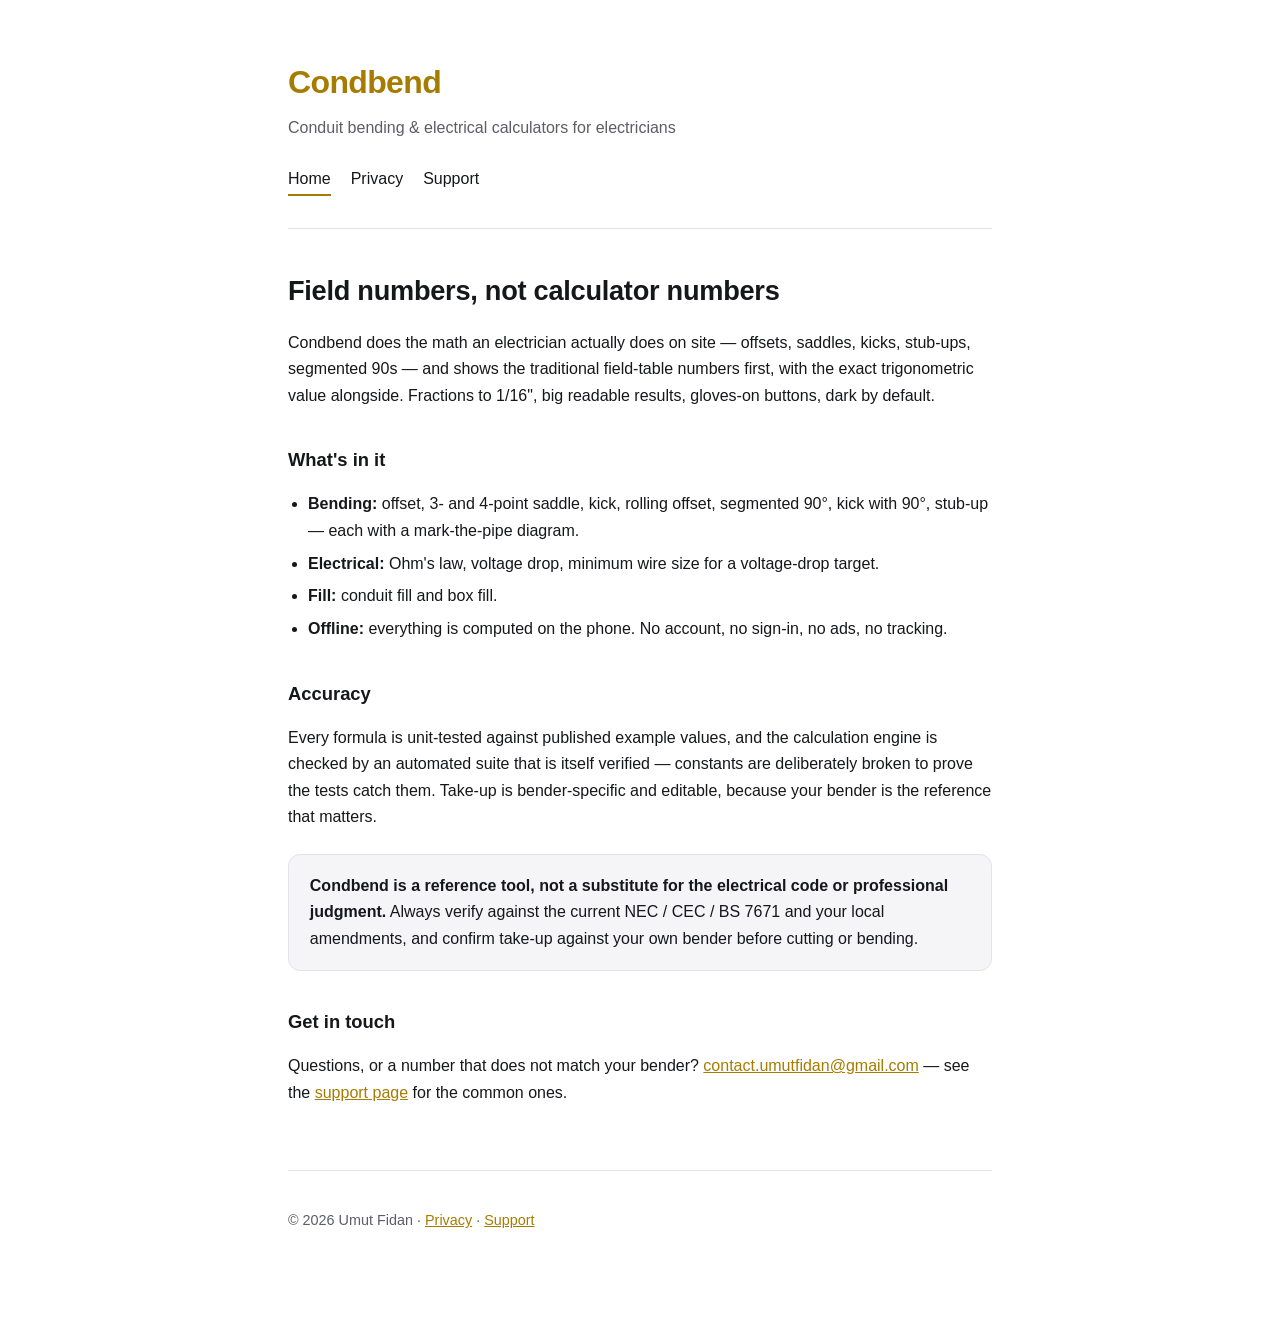
<file: index.html>
<!doctype html>
<html lang="en">
<head>
<meta charset="utf-8">
<meta name="viewport" content="width=device-width, initial-scale=1">
<title>Condbend — Conduit Bend Calculator</title>
<meta name="description" content="Conduit bending, voltage drop, wire sizing and fill calculators for electricians. Works fully offline.">
<link rel="stylesheet" href="style.css">
</head>
<body>
<div class="wrap">

<header>
  <p class="logo">Condbend</p>
  <p class="tagline">Conduit bending &amp; electrical calculators for electricians</p>
  <nav>
    <a href="index.html" aria-current="page">Home</a>
    <a href="privacy.html">Privacy</a>
    <a href="support.html">Support</a>
  </nav>
</header>

<h1>Field numbers, not calculator numbers</h1>
<p>Condbend does the math an electrician actually does on site — offsets,
saddles, kicks, stub-ups, segmented 90s — and shows the traditional field-table
numbers first, with the exact trigonometric value alongside. Fractions to 1/16",
big readable results, gloves-on buttons, dark by default.</p>

<h2>What's in it</h2>
<ul>
  <li><strong>Bending:</strong> offset, 3- and 4-point saddle, kick, rolling
      offset, segmented 90°, kick with 90°, stub-up — each with a mark-the-pipe
      diagram.</li>
  <li><strong>Electrical:</strong> Ohm's law, voltage drop, minimum wire size for
      a voltage-drop target.</li>
  <li><strong>Fill:</strong> conduit fill and box fill.</li>
  <li><strong>Offline:</strong> everything is computed on the phone. No account,
      no sign-in, no ads, no tracking.</li>
</ul>

<h2>Accuracy</h2>
<p>Every formula is unit-tested against published example values, and the
calculation engine is checked by an automated suite that is itself verified —
constants are deliberately broken to prove the tests catch them. Take-up is
bender-specific and editable, because your bender is the reference that matters.</p>

<div class="card">
  <p><strong>Condbend is a reference tool, not a substitute for the electrical
  code or professional judgment.</strong> Always verify against the current
  NEC / CEC / BS 7671 and your local amendments, and confirm take-up against your
  own bender before cutting or bending.</p>
</div>

<h2>Get in touch</h2>
<p>Questions, or a number that does not match your bender?
<a href="mailto:contact.umutfidan@gmail.com">contact.umutfidan@gmail.com</a> —
see the <a href="support.html">support page</a> for the common ones.</p>

<footer>
  <p>© 2026 Umut Fidan · <a href="privacy.html">Privacy</a> · <a href="support.html">Support</a></p>
</footer>

</div>
</body>
</html>
</file>
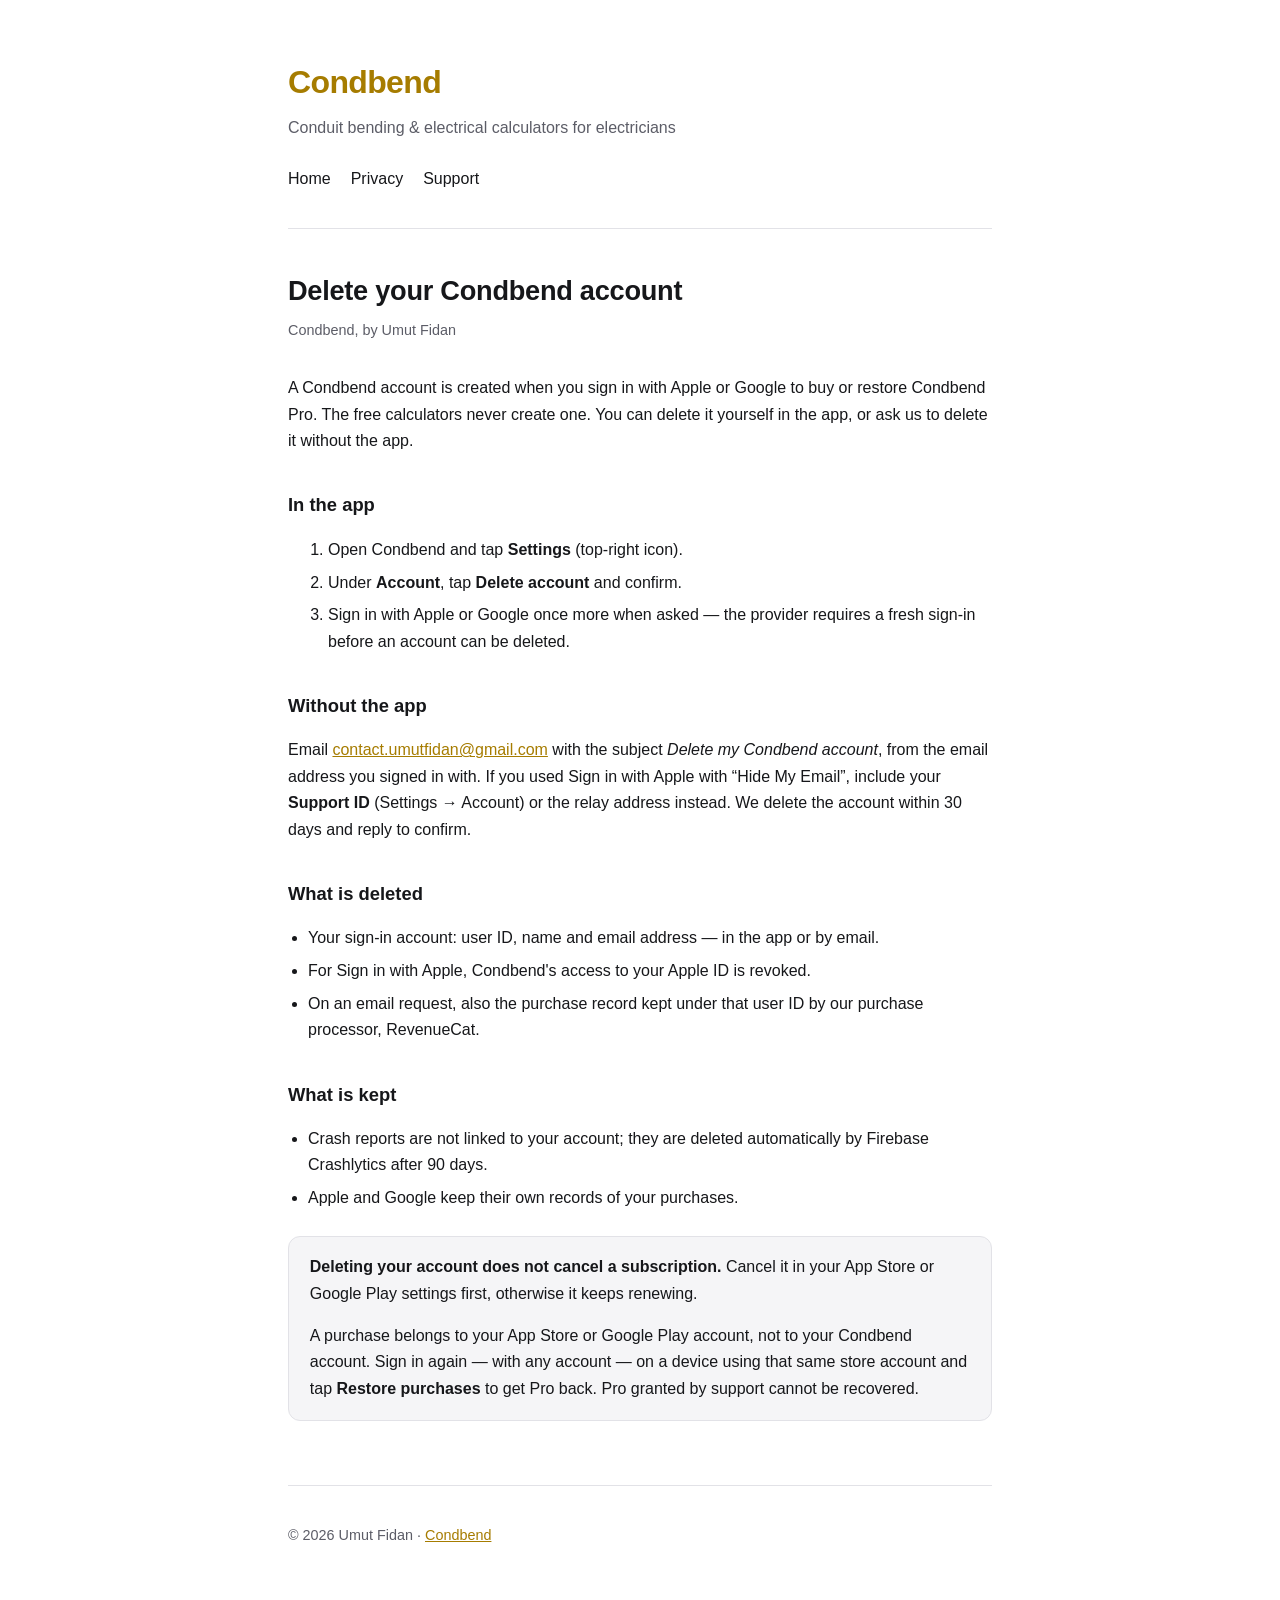
<file: delete-account.html>
<!doctype html>
<html lang="en">
<head>
<meta charset="utf-8">
<meta name="viewport" content="width=device-width, initial-scale=1">
<title>Delete your account — Condbend</title>
<link rel="stylesheet" href="style.css">
</head>
<body>
<div class="wrap">

<header>
  <p class="logo">Condbend</p>
  <p class="tagline">Conduit bending &amp; electrical calculators for electricians</p>
  <nav>
    <a href="index.html">Home</a>
    <a href="privacy.html">Privacy</a>
    <a href="support.html">Support</a>
  </nav>
</header>

<h1>Delete your Condbend account</h1>
<p class="updated">Condbend, by Umut Fidan</p>

<p>A Condbend account is created when you sign in with Apple or Google to buy or
restore Condbend Pro. The free calculators never create one. You can delete it
yourself in the app, or ask us to delete it without the app.</p>

<h2>In the app</h2>
<ol>
  <li>Open Condbend and tap <strong>Settings</strong> (top-right icon).</li>
  <li>Under <strong>Account</strong>, tap <strong>Delete account</strong> and confirm.</li>
  <li>Sign in with Apple or Google once more when asked — the provider requires
      a fresh sign-in before an account can be deleted.</li>
</ol>

<h2>Without the app</h2>
<p>Email <a href="mailto:contact.umutfidan@gmail.com?subject=Delete%20my%20Condbend%20account">contact.umutfidan@gmail.com</a>
with the subject <em>Delete my Condbend account</em>, from the email address you
signed in with. If you used Sign in with Apple with “Hide My Email”, include
your <strong>Support ID</strong> (Settings → Account) or the relay address
instead. We delete the account within 30 days and reply to confirm.</p>

<h2>What is deleted</h2>
<ul>
  <li>Your sign-in account: user ID, name and email address — in the app or by
      email.</li>
  <li>For Sign in with Apple, Condbend's access to your Apple ID is revoked.</li>
  <li>On an email request, also the purchase record kept under that user ID by
      our purchase processor, RevenueCat.</li>
</ul>

<h2>What is kept</h2>
<ul>
  <li>Crash reports are not linked to your account; they are deleted
      automatically by Firebase Crashlytics after 90 days.</li>
  <li>Apple and Google keep their own records of your purchases.</li>
</ul>

<div class="card">
  <p><strong>Deleting your account does not cancel a subscription.</strong>
  Cancel it in your App Store or Google Play settings first, otherwise it keeps
  renewing.</p>
  <p>A purchase belongs to your App Store or Google Play account, not to your
  Condbend account. Sign in again — with any account — on a device using that
  same store account and tap <strong>Restore purchases</strong> to get Pro back.
  Pro granted by support cannot be recovered.</p>
</div>

<footer>
  <p>© 2026 Umut Fidan · <a href="index.html">Condbend</a></p>
</footer>

</div>
</body>
</html>
</file>
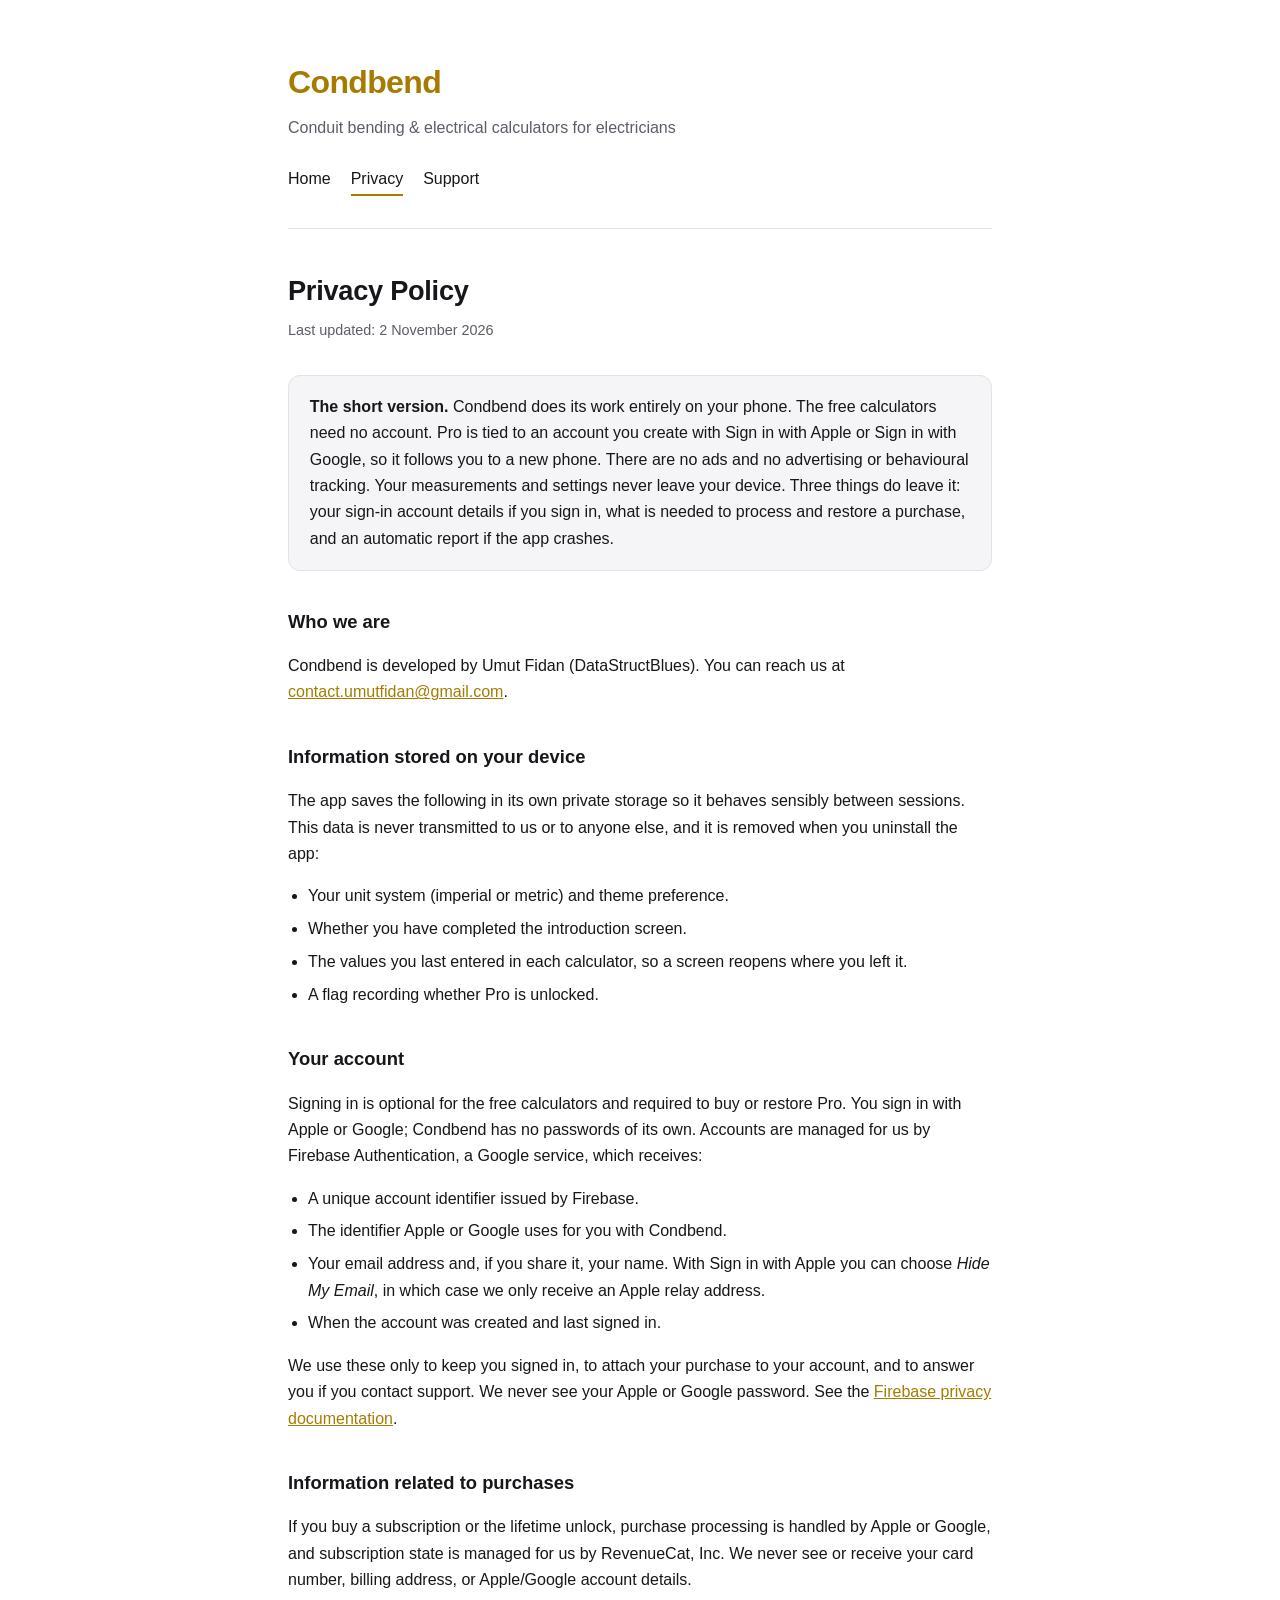
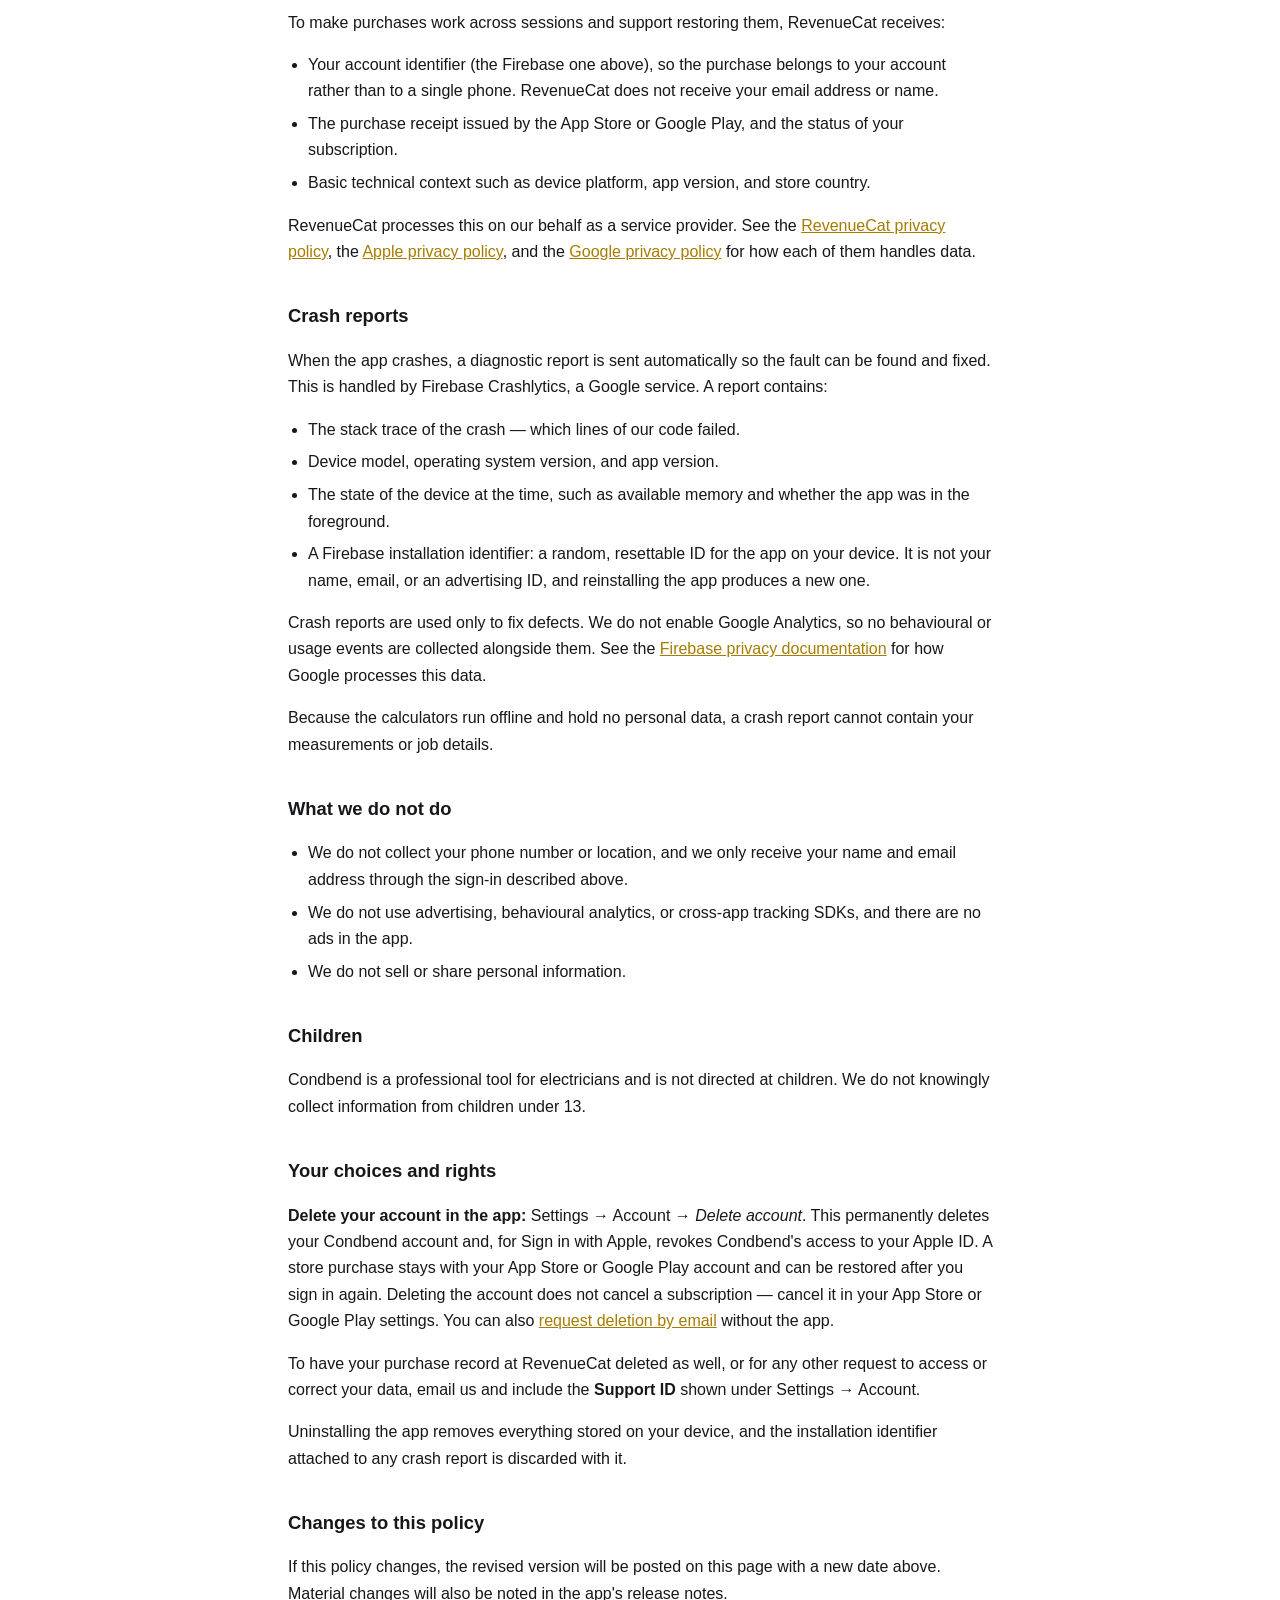
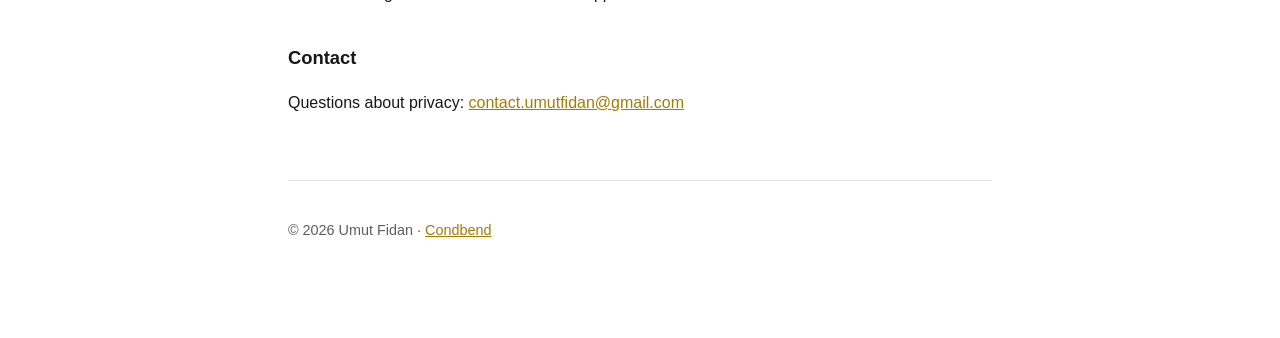
<file: privacy.html>
<!doctype html>
<html lang="en">
<head>
<meta charset="utf-8">
<meta name="viewport" content="width=device-width, initial-scale=1">
<title>Privacy Policy — Condbend</title>
<link rel="stylesheet" href="style.css">
</head>
<body>
<div class="wrap">

<header>
  <p class="logo">Condbend</p>
  <p class="tagline">Conduit bending &amp; electrical calculators for electricians</p>
  <nav>
    <a href="index.html">Home</a>
    <a href="privacy.html" aria-current="page">Privacy</a>
    <a href="support.html">Support</a>
  </nav>
</header>

<h1>Privacy Policy</h1>
<p class="updated">Last updated: 2 November 2026</p>

<div class="card">
  <p><strong>The short version.</strong> Condbend does its work entirely on your
  phone. The free calculators need no account. Pro is tied to an account you
  create with Sign in with Apple or Sign in with Google, so it follows you to a
  new phone. There are no ads and no advertising or behavioural tracking. Your
  measurements and settings never leave your device. Three things do leave it:
  your sign-in account details if you sign in, what is needed to process and
  restore a purchase, and an automatic report if the app crashes.</p>
</div>

<h2>Who we are</h2>
<p>Condbend is developed by Umut Fidan (DataStructBlues). You can reach us at
<a href="mailto:contact.umutfidan@gmail.com">contact.umutfidan@gmail.com</a>.</p>

<h2>Information stored on your device</h2>
<p>The app saves the following in its own private storage so it behaves sensibly
between sessions. This data is never transmitted to us or to anyone else, and it
is removed when you uninstall the app:</p>
<ul>
  <li>Your unit system (imperial or metric) and theme preference.</li>
  <li>Whether you have completed the introduction screen.</li>
  <li>The values you last entered in each calculator, so a screen reopens where
      you left it.</li>
  <li>A flag recording whether Pro is unlocked.</li>
</ul>

<h2>Your account</h2>
<p>Signing in is optional for the free calculators and required to buy or
restore Pro. You sign in with Apple or Google; Condbend has no passwords of its
own. Accounts are managed for us by Firebase Authentication, a Google service,
which receives:</p>
<ul>
  <li>A unique account identifier issued by Firebase.</li>
  <li>The identifier Apple or Google uses for you with Condbend.</li>
  <li>Your email address and, if you share it, your name. With Sign in with
      Apple you can choose <em>Hide My Email</em>, in which case we only receive
      an Apple relay address.</li>
  <li>When the account was created and last signed in.</li>
</ul>
<p>We use these only to keep you signed in, to attach your purchase to your
account, and to answer you if you contact support. We never see your Apple or
Google password. See the
<a href="https://firebase.google.com/support/privacy" rel="noopener">Firebase
privacy documentation</a>.</p>

<h2>Information related to purchases</h2>
<p>If you buy a subscription or the lifetime unlock, purchase processing is
handled by Apple or Google, and subscription state is managed for us by
RevenueCat, Inc. We never see or receive your card number, billing address, or
Apple/Google account details.</p>
<p>To make purchases work across sessions and support restoring them, RevenueCat
receives:</p>
<ul>
  <li>Your account identifier (the Firebase one above), so the purchase belongs
      to your account rather than to a single phone. RevenueCat does not receive
      your email address or name.</li>
  <li>The purchase receipt issued by the App Store or Google Play, and the status
      of your subscription.</li>
  <li>Basic technical context such as device platform, app version, and store
      country.</li>
</ul>
<p>RevenueCat processes this on our behalf as a service provider. See the
<a href="https://www.revenuecat.com/privacy/" rel="noopener">RevenueCat privacy
policy</a>, the <a href="https://www.apple.com/legal/privacy/" rel="noopener">Apple
privacy policy</a>, and the
<a href="https://policies.google.com/privacy" rel="noopener">Google privacy
policy</a> for how each of them handles data.</p>

<h2>Crash reports</h2>
<p>When the app crashes, a diagnostic report is sent automatically so the fault
can be found and fixed. This is handled by Firebase Crashlytics, a Google
service. A report contains:</p>
<ul>
  <li>The stack trace of the crash — which lines of our code failed.</li>
  <li>Device model, operating system version, and app version.</li>
  <li>The state of the device at the time, such as available memory and whether
      the app was in the foreground.</li>
  <li>A Firebase installation identifier: a random, resettable ID for the app on
      your device. It is not your name, email, or an advertising ID, and
      reinstalling the app produces a new one.</li>
</ul>
<p>Crash reports are used only to fix defects. We do not enable Google Analytics,
so no behavioural or usage events are collected alongside them. See the
<a href="https://firebase.google.com/support/privacy" rel="noopener">Firebase
privacy documentation</a> for how Google processes this data.</p>
<p>Because the calculators run offline and hold no personal data, a crash report
cannot contain your measurements or job details.</p>

<h2>What we do not do</h2>
<ul>
  <li>We do not collect your phone number or location, and we only receive your
      name and email address through the sign-in described above.</li>
  <li>We do not use advertising, behavioural analytics, or cross-app tracking
      SDKs, and there are no ads in the app.</li>
  <li>We do not sell or share personal information.</li>
</ul>

<h2>Children</h2>
<p>Condbend is a professional tool for electricians and is not directed at
children. We do not knowingly collect information from children under 13.</p>

<h2>Your choices and rights</h2>
<p><strong>Delete your account in the app:</strong> Settings → Account →
<em>Delete account</em>. This permanently deletes your Condbend account and, for
Sign in with Apple, revokes Condbend's access to your Apple ID. A store purchase
stays with your App Store or Google Play account and can be restored after you
sign in again. Deleting the account does not cancel a subscription — cancel it
in your App Store or Google Play settings. You can also
<a href="delete-account.html">request deletion by email</a> without the app.</p>
<p>To have your purchase record at RevenueCat deleted as well, or for any other
request to access or correct your data, email us and include the
<strong>Support ID</strong> shown under Settings → Account.</p>
<p>Uninstalling the app removes everything stored on your device, and the
installation identifier attached to any crash report is discarded with it.</p>

<h2>Changes to this policy</h2>
<p>If this policy changes, the revised version will be posted on this page with a
new date above. Material changes will also be noted in the app's release notes.</p>

<h2>Contact</h2>
<p>Questions about privacy: <a href="mailto:contact.umutfidan@gmail.com">contact.umutfidan@gmail.com</a></p>

<footer>
  <p>© 2026 Umut Fidan · <a href="index.html">Condbend</a></p>
</footer>

</div>
</body>
</html>
</file>
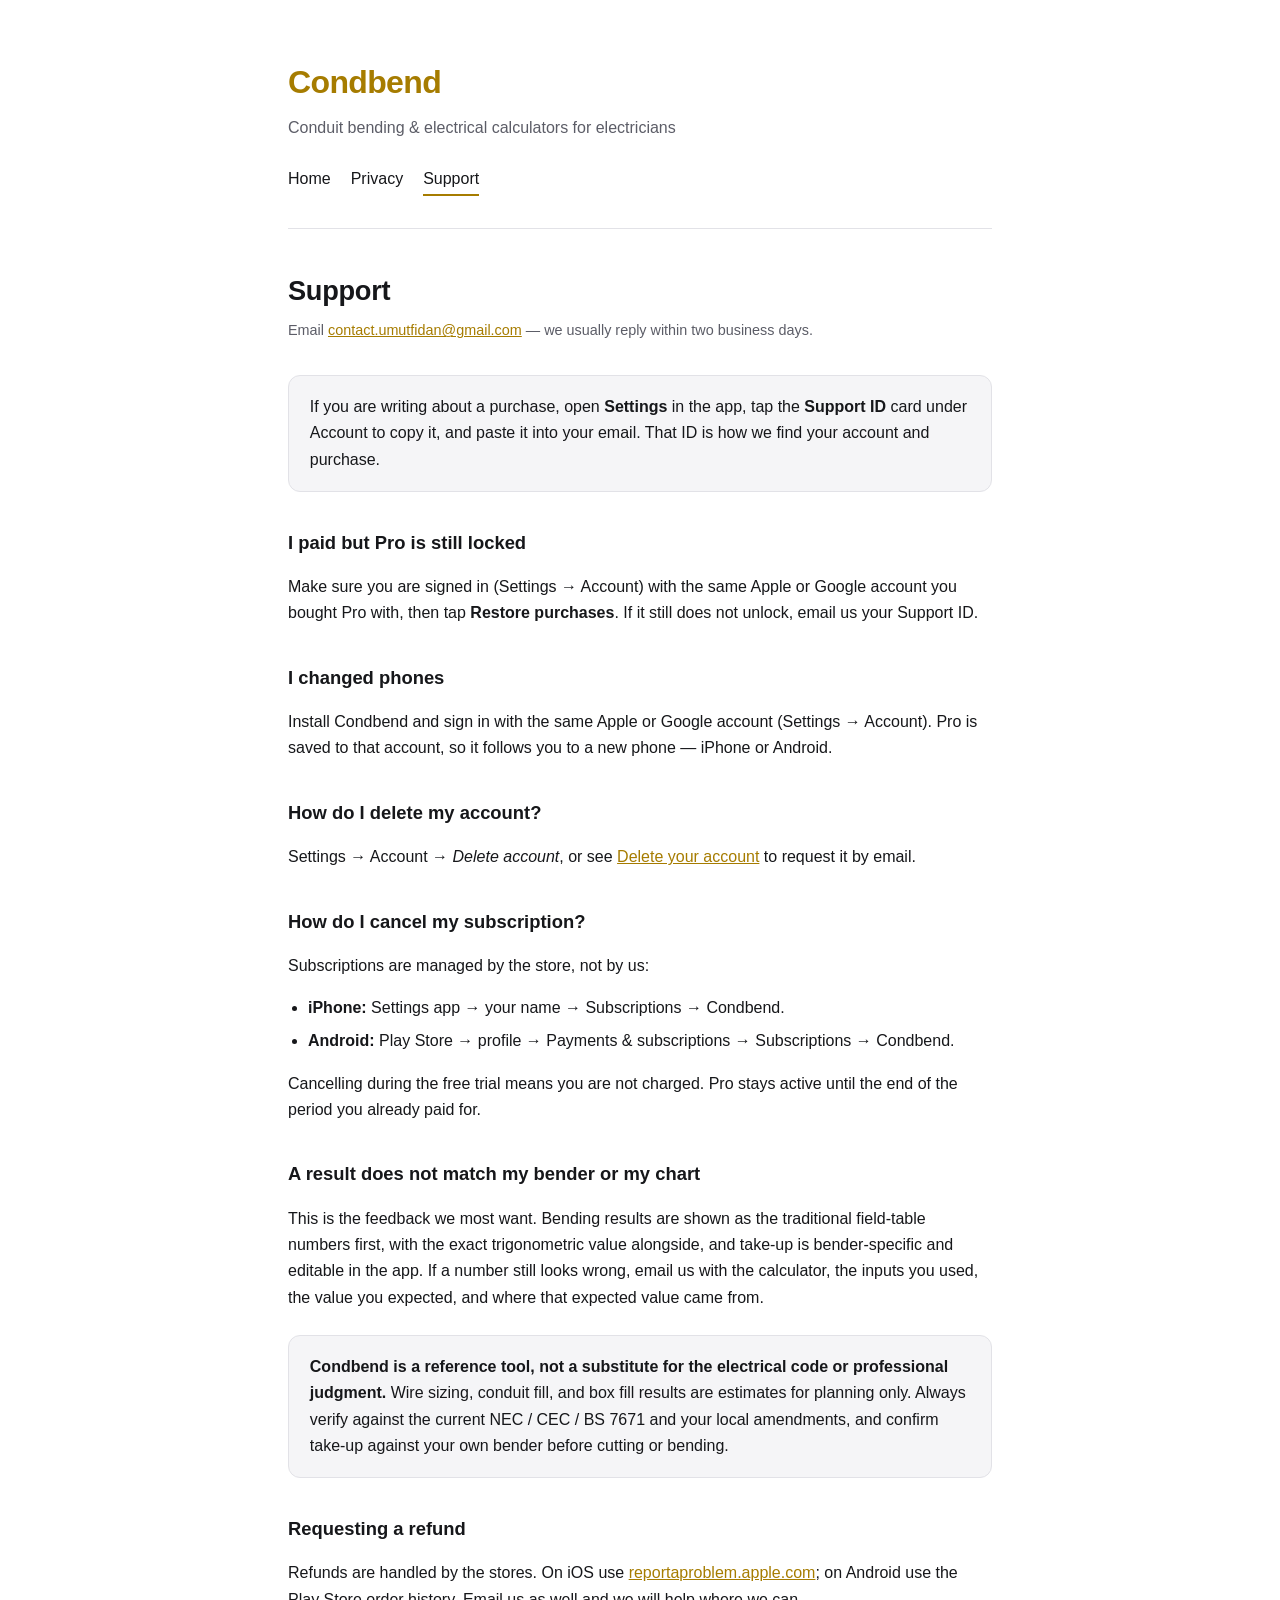
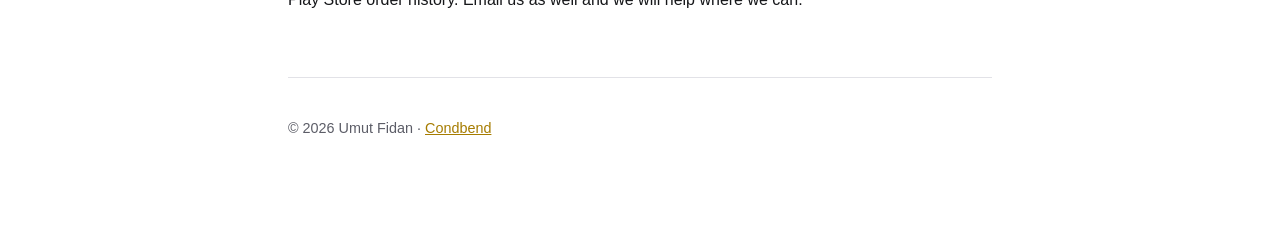
<file: support.html>
<!doctype html>
<html lang="en">
<head>
<meta charset="utf-8">
<meta name="viewport" content="width=device-width, initial-scale=1">
<title>Support — Condbend</title>
<link rel="stylesheet" href="style.css">
</head>
<body>
<div class="wrap">

<header>
  <p class="logo">Condbend</p>
  <p class="tagline">Conduit bending &amp; electrical calculators for electricians</p>
  <nav>
    <a href="index.html">Home</a>
    <a href="privacy.html">Privacy</a>
    <a href="support.html" aria-current="page">Support</a>
  </nav>
</header>

<h1>Support</h1>
<p class="updated">Email <a href="mailto:contact.umutfidan@gmail.com">contact.umutfidan@gmail.com</a> — we usually reply within two business days.</p>

<div class="card">
  <p>If you are writing about a purchase, open <strong>Settings</strong> in the
  app, tap the <strong>Support ID</strong> card under Account to copy it, and
  paste it into your email. That ID is how we find your account and purchase.</p>
</div>

<h2>I paid but Pro is still locked</h2>
<p>Make sure you are signed in (Settings → Account) with the same Apple or Google
account you bought Pro with, then tap <strong>Restore purchases</strong>. If it
still does not unlock, email us your Support ID.</p>

<h2>I changed phones</h2>
<p>Install Condbend and sign in with the same Apple or Google account (Settings →
Account). Pro is saved to that account, so it follows you to a new phone —
iPhone or Android.</p>

<h2>How do I delete my account?</h2>
<p>Settings → Account → <em>Delete account</em>, or see
<a href="delete-account.html">Delete your account</a> to request it by email.</p>

<h2>How do I cancel my subscription?</h2>
<p>Subscriptions are managed by the store, not by us:</p>
<ul>
  <li><strong>iPhone:</strong> Settings app → your name → Subscriptions → Condbend.</li>
  <li><strong>Android:</strong> Play Store → profile → Payments &amp; subscriptions
      → Subscriptions → Condbend.</li>
</ul>
<p>Cancelling during the free trial means you are not charged. Pro stays active
until the end of the period you already paid for.</p>

<h2>A result does not match my bender or my chart</h2>
<p>This is the feedback we most want. Bending results are shown as the
traditional field-table numbers first, with the exact trigonometric value
alongside, and take-up is bender-specific and editable in the app. If a number
still looks wrong, email us with the calculator, the inputs you used, the value
you expected, and where that expected value came from.</p>

<div class="card">
  <p><strong>Condbend is a reference tool, not a substitute for the electrical
  code or professional judgment.</strong> Wire sizing, conduit fill, and box fill
  results are estimates for planning only. Always verify against the current
  NEC / CEC / BS 7671 and your local amendments, and confirm take-up against your
  own bender before cutting or bending.</p>
</div>

<h2>Requesting a refund</h2>
<p>Refunds are handled by the stores. On iOS use
<a href="https://reportaproblem.apple.com" rel="noopener">reportaproblem.apple.com</a>;
on Android use the Play Store order history. Email us as well and we will help
where we can.</p>

<footer>
  <p>© 2026 Umut Fidan · <a href="index.html">Condbend</a></p>
</footer>

</div>
</body>
</html>
</file>
<file: style.css>
:root {
  --bg: #0d0d0f;
  --surface: #17181c;
  --text: #e9e9ec;
  --muted: #9b9ba4;
  --accent: #ffc400;
  --border: #26272e;
}

@media (prefers-color-scheme: light) {
  :root {
    --bg: #ffffff;
    --surface: #f5f5f7;
    --text: #16171a;
    --muted: #5c5d67;
    --accent: #a67c00;
    --border: #e2e2e7;
  }
}

* { box-sizing: border-box; }

body {
  margin: 0;
  padding: 0 1.25rem 5rem;
  background: var(--bg);
  color: var(--text);
  font: 16px/1.65 -apple-system, BlinkMacSystemFont, "Segoe UI", Roboto, sans-serif;
}

.wrap { max-width: 44rem; margin: 0 auto; }

header {
  padding: 3.5rem 0 2rem;
  border-bottom: 1px solid var(--border);
  margin-bottom: 2.5rem;
}

.logo {
  font-size: 2rem;
  font-weight: 700;
  letter-spacing: -0.02em;
  color: var(--accent);
  margin: 0;
}

.tagline { color: var(--muted); margin: 0.4rem 0 0; }

nav { margin-top: 1.5rem; display: flex; gap: 1.25rem; flex-wrap: wrap; }

nav a {
  color: var(--text);
  text-decoration: none;
  border-bottom: 2px solid transparent;
  padding-bottom: 2px;
}

nav a:hover, nav a[aria-current="page"] { border-bottom-color: var(--accent); }

h1 { font-size: 1.7rem; letter-spacing: -0.01em; margin: 0 0 0.35rem; }
h2 { font-size: 1.15rem; margin: 2.25rem 0 0.6rem; }

.updated { color: var(--muted); font-size: 0.9rem; margin: 0 0 2rem; }

a { color: var(--accent); }

ul { padding-left: 1.25rem; }
li { margin-bottom: 0.4rem; }

.card {
  background: var(--surface);
  border: 1px solid var(--border);
  border-radius: 12px;
  padding: 1.1rem 1.3rem;
  margin: 1.5rem 0;
}

.card p:first-child { margin-top: 0; }
.card p:last-child { margin-bottom: 0; }

footer {
  margin-top: 4rem;
  padding-top: 1.5rem;
  border-top: 1px solid var(--border);
  color: var(--muted);
  font-size: 0.9rem;
}
</file>
